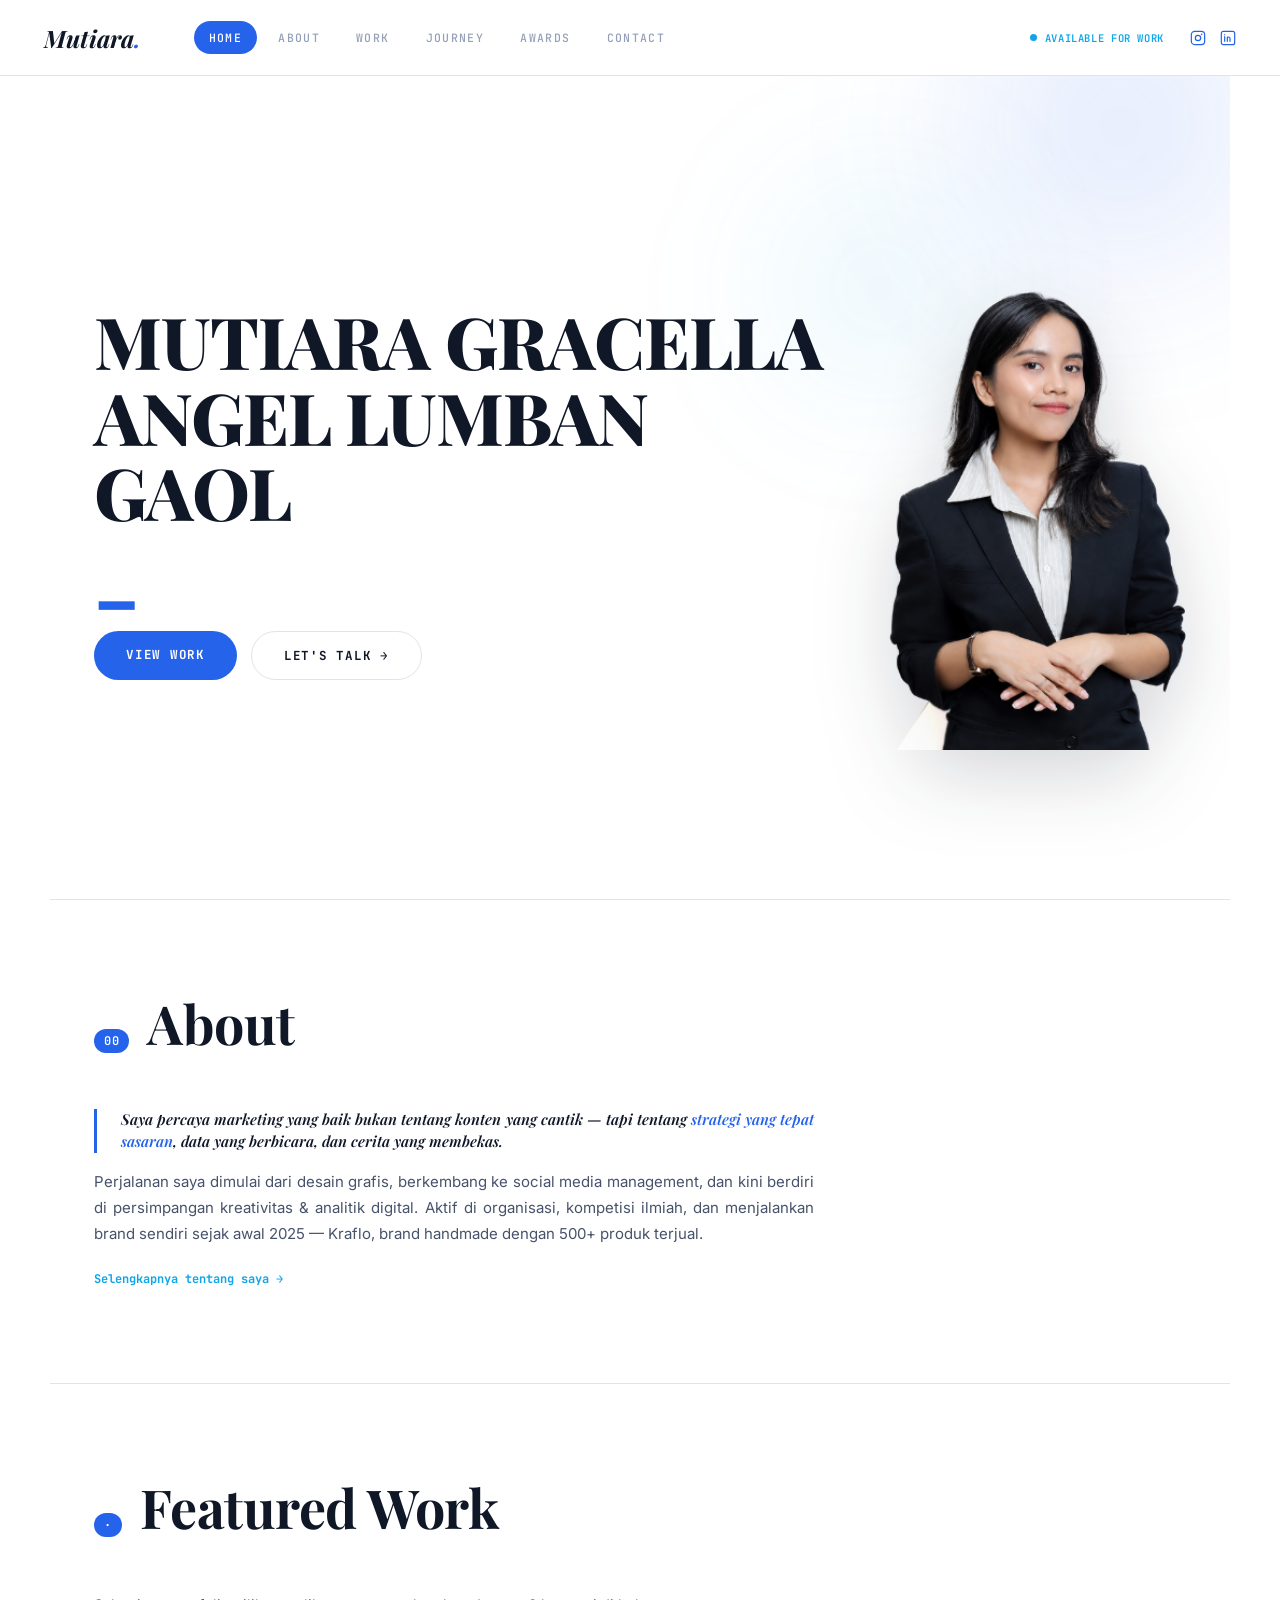
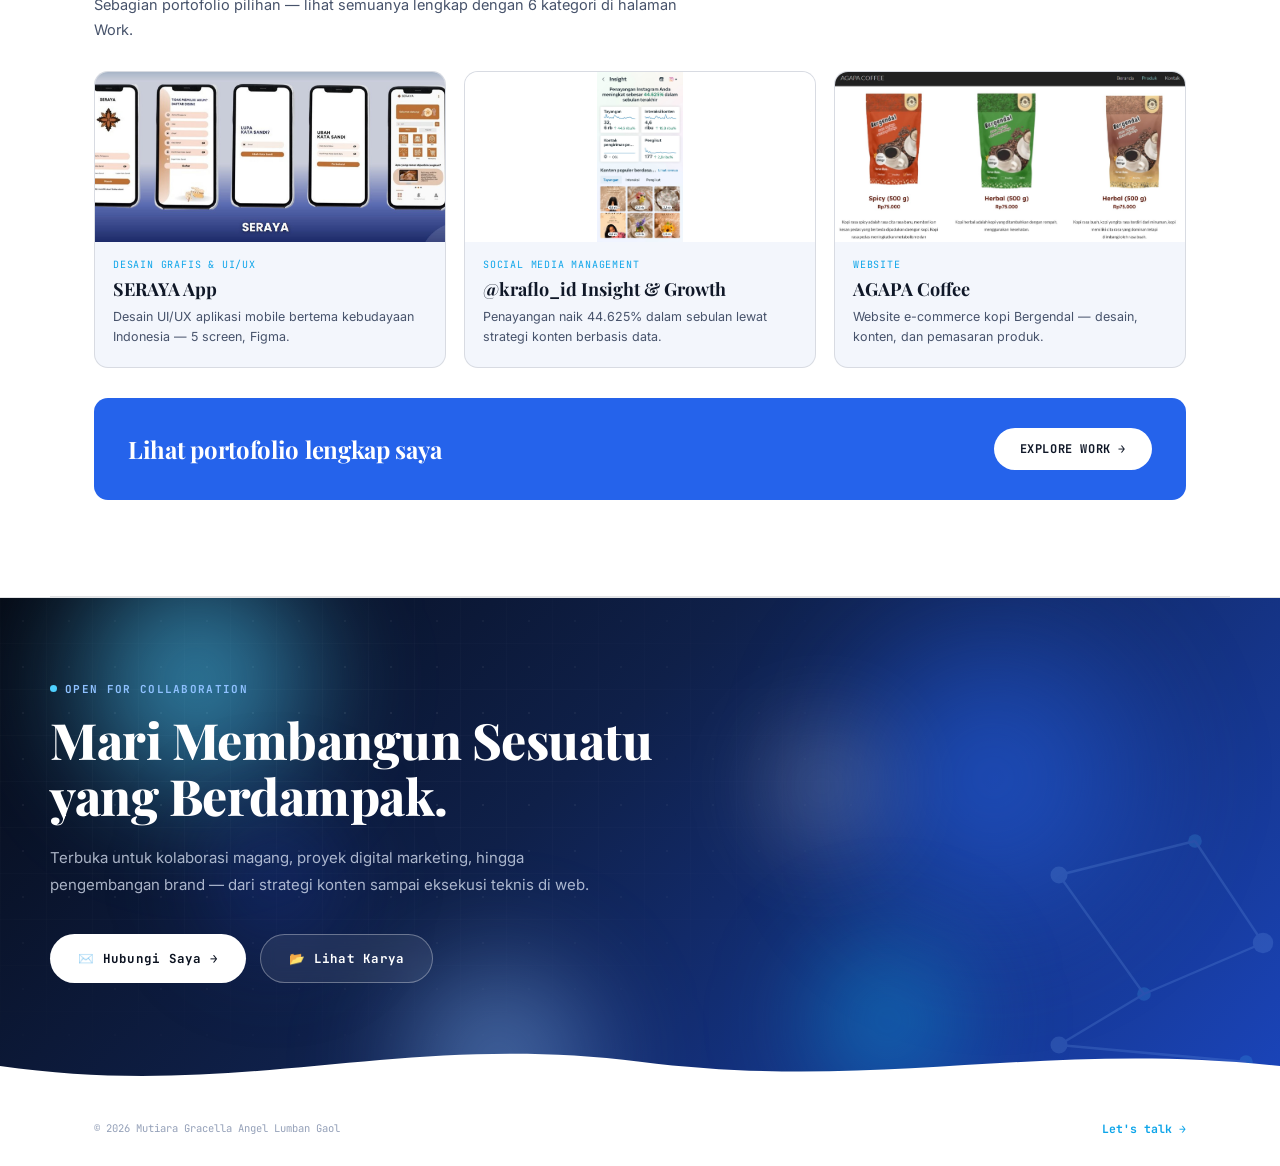
<file: index.html>
<!DOCTYPE html>
<html lang="id">
<head>
  <meta charset="UTF-8">
  <meta name="viewport" content="width=device-width, initial-scale=1.0">
  <title>Mutiara Gracella — Digital Marketing & Creative</title>
  <link rel="preconnect" href="https://fonts.googleapis.com">
  <link href="https://fonts.googleapis.com/css2?family=Playfair+Display:ital,wght@0,700;0,800;0,900;1,600;1,700&family=Inter:wght@400;500;600;700&family=JetBrains+Mono:wght@400;500;600;700&display=swap" rel="stylesheet">
  <link rel="stylesheet" href="css/style.css">
</head>
<body>

  <!-- ═══ TOP NAV ═══════════════════════════════════════════ -->
  <aside class="sidebar" id="sidebar">
    <div class="sidebar-top">
      <a href="index.html" class="s-logo">Mutiara<span>.</span></a>
      <nav class="s-nav">
        <a href="index.html"   class="s-link active">Home</a>
        <a href="about.html"   class="s-link">About</a>
        <a href="work.html"    class="s-link">Work</a>
        <a href="journey.html" class="s-link">Journey</a>
        <a href="awards.html"  class="s-link">Awards</a>
        <a href="contact.html" class="s-link">Contact</a>
      </nav>
    </div>
    <div class="sidebar-bottom">
      <div class="s-status">
        <span class="s-pulse"></span>
        <span class="s-status-text">Available for work</span>
      </div>
      <div class="s-socials">
        <a href="https://instagram.com/gracellabygel" target="_blank" rel="noopener" class="s-social-link" title="Instagram @gracellabygel">
          <svg width="16" height="16" viewBox="0 0 24 24" fill="none"><rect x="2" y="2" width="20" height="20" rx="5" stroke="currentColor" stroke-width="1.8"/><circle cx="12" cy="12" r="4" stroke="currentColor" stroke-width="1.8"/><circle cx="17.5" cy="6.5" r="1.2" fill="currentColor"/></svg>
        </a>
        <a href="https://www.linkedin.com/in/mutiaragracellaangel" target="_blank" rel="noopener" class="s-social-link" title="LinkedIn">
          <svg width="16" height="16" viewBox="0 0 24 24" fill="none"><rect x="2" y="2" width="20" height="20" rx="3" stroke="currentColor" stroke-width="1.8"/><path d="M7 10v7M7 7v.01M11 17v-4.5a2 2 0 0 1 4 0V17M11 10.5V17" stroke="currentColor" stroke-width="1.8" stroke-linecap="round"/></svg>
        </a>
      </div>
    </div>
  </aside>

  <!-- ═══ MAIN CONTENT ══════════════════════════════════════ -->
  <main class="main-content">

    <!-- ── HERO ──────────────────────────────────────────── -->
    <section class="hero-sec">
      <div class="hero-glow hero-glow--1"></div>
      <div class="hero-glow hero-glow--2"></div>

      <div class="hero-flex">
        <div class="hero-text-col">
          <h1 class="hero-name hero-name--uniform">
            Mutiara Gracella Angel Lumban Gaol<span class="cursor-blink">_</span>
          </h1>

          <div class="hero-ctas">
            <a href="work.html" class="cta-primary">View Work</a>
            <a href="contact.html" class="cta-secondary">Let's Talk →</a>
          </div>
        </div>

        <div class="hero-photo-col">
          <img src="images/photo-hero-cutout.png" alt="Mutiara Gracella Angel Lumban Gaol" class="hero-photo-cutout">
        </div>
      </div>
    </section>

    <!-- ── QUICK ABOUT TEASER ──────────────────────────────── -->
    <section class="sec">
      <div class="sec-header">
        <span class="sec-num mono">00</span>
        <h2 class="sec-title">About</h2>
      </div>

      <div class="about-split about-split--solo">
        <div class="about-text">
          <p class="about-lead">
            Saya percaya marketing yang baik bukan tentang konten yang cantik —
            tapi tentang <em>strategi yang tepat sasaran</em>, data yang berbicara,
            dan cerita yang membekas.
          </p>
          <p>
            Perjalanan saya dimulai dari desain grafis, berkembang ke social media
            management, dan kini berdiri di persimpangan kreativitas &amp; analitik
            digital. Aktif di organisasi, kompetisi ilmiah, dan menjalankan brand
            sendiri sejak awal 2025 — Kraflo, brand handmade dengan 500+ produk terjual.
          </p>
          <a href="about.html" class="home-section-link">Selengkapnya tentang saya →</a>
        </div>
      </div>
    </section>

    <!-- ── FEATURED WORK TEASER ────────────────────────────── -->
    <section class="sec">
      <div class="sec-header">
        <span class="sec-num mono">·</span>
        <h2 class="sec-title">Featured Work</h2>
      </div>
      <p class="cat-intro">Sebagian portofolio pilihan — lihat semuanya lengkap dengan 6 kategori di halaman Work.</p>

      <div class="teaser-grid">
        <a href="work.html" class="teaser-card">
          <img src="images/seraya-app.png" alt="SERAYA App">
          <div class="teaser-card-body">
            <div class="teaser-eyebrow mono">Desain Grafis &amp; UI/UX</div>
            <div class="teaser-title">SERAYA App</div>
            <p class="teaser-desc">Desain UI/UX aplikasi mobile bertema kebudayaan Indonesia — 5 screen, Figma.</p>
          </div>
        </a>
        <a href="work.html" class="teaser-card">
          <img src="images/kraflo-insight-summary.png" alt="Kraflo Insight" style="object-fit:contain;background:#fff;">
          <div class="teaser-card-body">
            <div class="teaser-eyebrow mono">Social Media Management</div>
            <div class="teaser-title">@kraflo_id Insight &amp; Growth</div>
            <p class="teaser-desc">Penayangan naik 44.625% dalam sebulan lewat strategi konten berbasis data.</p>
          </div>
        </a>
        <a href="work.html" class="teaser-card">
          <img src="images/agapa-coffee-website.png" alt="AGAPA Coffee">
          <div class="teaser-card-body">
            <div class="teaser-eyebrow mono">Website</div>
            <div class="teaser-title">AGAPA Coffee</div>
            <p class="teaser-desc">Website e-commerce kopi Bergendal — desain, konten, dan pemasaran produk.</p>
          </div>
        </a>
      </div>

      <div class="home-cta-band">
        <h3>Lihat portofolio lengkap saya</h3>
        <a href="work.html">Explore Work →</a>
      </div>
    </section>

  </main>

  <!-- ═══ FOOTER ════════════════════════════════════════════ -->
  <footer class="page-footer">
    <section class="site-cta-footer">
      <div class="scf-pattern"></div>
      <div class="scf-bokeh"><span></span><span></span><span></span><span></span><span></span><span></span></div>
      <svg class="scf-node-icon" viewBox="0 0 200 200" fill="none" xmlns="http://www.w3.org/2000/svg">
        <circle cx="40" cy="50" r="5" fill="#8FC1FF"/><circle cx="120" cy="30" r="4" fill="#4FD1FF"/>
        <circle cx="160" cy="90" r="6" fill="#8FC1FF"/><circle cx="90" cy="120" r="4" fill="#4FD1FF"/>
        <circle cx="40" cy="150" r="5" fill="#8FC1FF"/><circle cx="150" cy="160" r="4" fill="#4FD1FF"/>
        <path d="M40 50 L120 30 M120 30 L160 90 M160 90 L90 120 M90 120 L40 150 M40 150 L150 160 M90 120 L160 90 M40 50 L90 120" stroke="#8FC1FF" stroke-width="1.4"/>
      </svg>
      <div class="scf-content">
        <div class="scf-eyebrow"><span class="scf-pulse"></span> Open for Collaboration</div>
        <h2 class="scf-title">Mari Membangun Sesuatu<br>yang Berdampak.</h2>
        <p class="scf-desc">Terbuka untuk kolaborasi magang, proyek digital marketing, hingga pengembangan brand — dari strategi konten sampai eksekusi teknis di web.</p>
        <div class="scf-actions">
          <a href="contact.html" class="scf-btn scf-btn--primary">✉️ Hubungi Saya →</a>
          <a href="work.html" class="scf-btn scf-btn--ghost">📂 Lihat Karya</a>
        </div>
      </div>
      <svg class="scf-wave" viewBox="0 0 1600 60" preserveAspectRatio="none"><path d="M0,30 C300,70 500,-10 800,25 C1100,60 1300,0 1600,30 L1600,60 L0,60 Z"/></svg>
    </section>

    <div class="pf-inner">
      <span class="pf-copy mono">© 2026 Mutiara Gracella Angel Lumban Gaol</span>
      <a href="contact.html" class="pf-cta">Let's talk →</a>
    </div>
  </footer>

  <script src="scripts/main.js"></script>
</body>
</html>
</file>
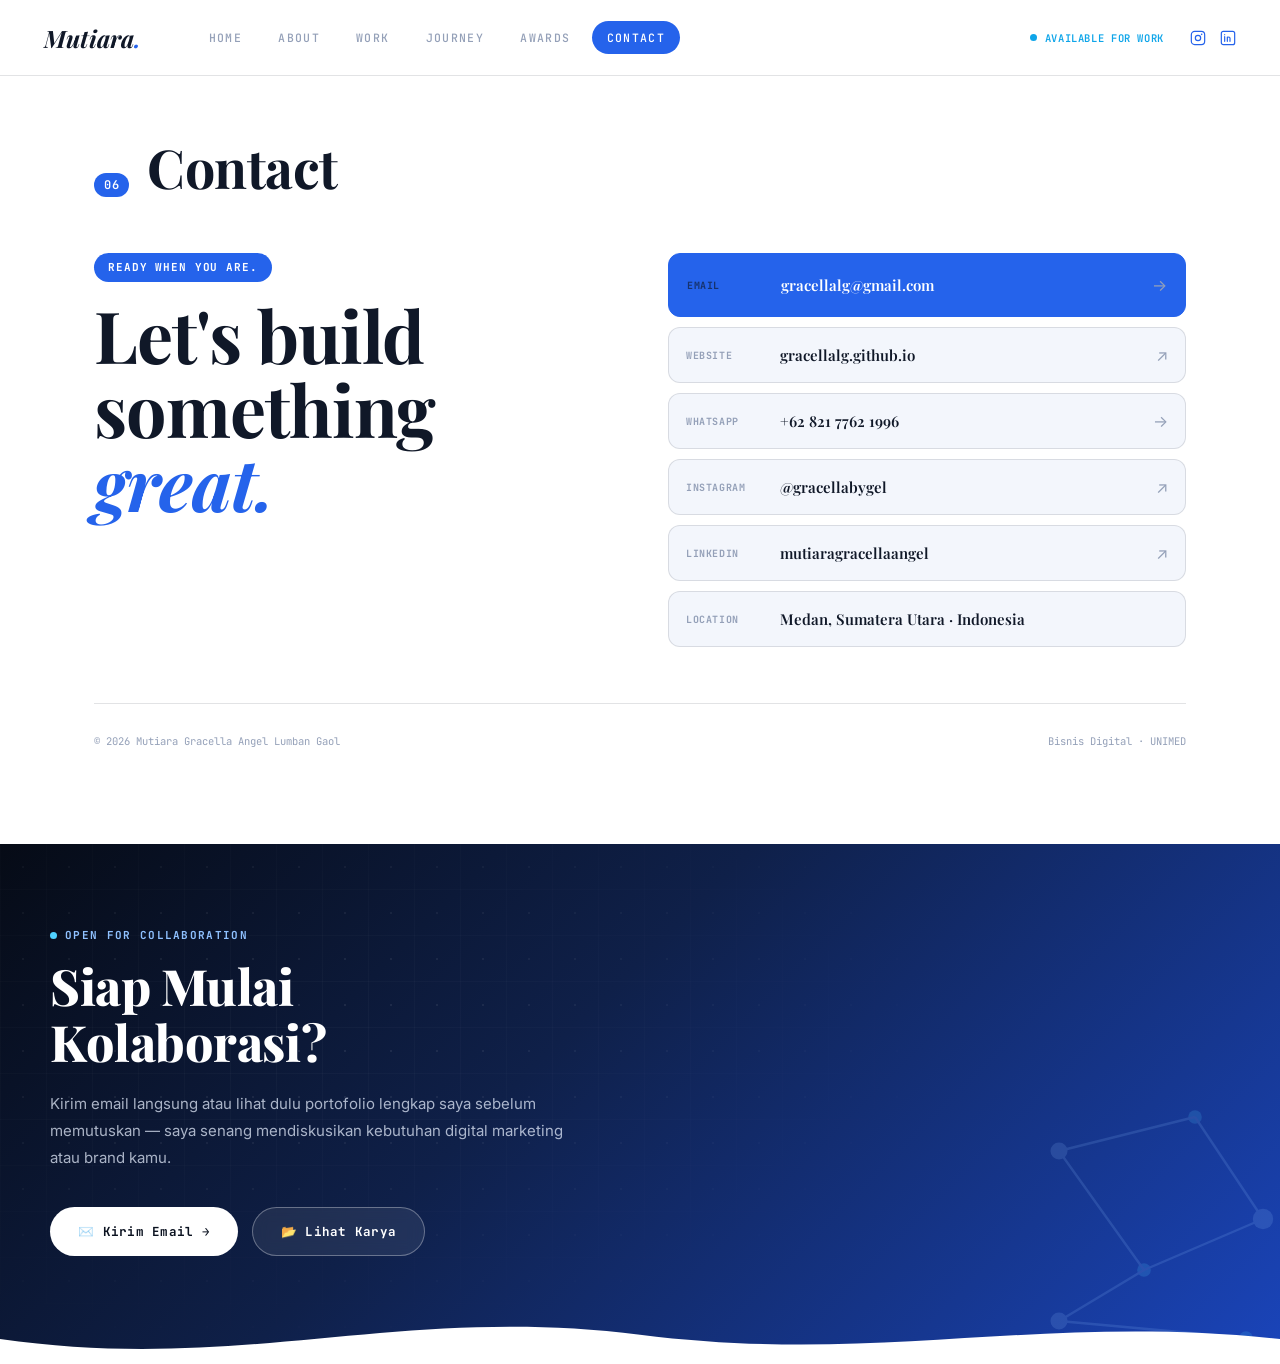
<file: contact.html>
<!DOCTYPE html>
<html lang="id">
<head>
  <meta charset="UTF-8">
  <meta name="viewport" content="width=device-width, initial-scale=1.0">
  <title>Contact — Mutiara Gracella</title>
  <link rel="preconnect" href="https://fonts.googleapis.com">
  <link href="https://fonts.googleapis.com/css2?family=Playfair+Display:ital,wght@0,700;0,800;0,900;1,600;1,700&family=Inter:wght@400;500;600;700&family=JetBrains+Mono:wght@400;500;600;700&display=swap" rel="stylesheet">
  <link rel="stylesheet" href="css/style.css">
</head>
<body>

  <!-- ═══ TOP NAV ═══════════════════════════════════════════ -->
  <aside class="sidebar" id="sidebar">
    <div class="sidebar-top">
      <a href="index.html" class="s-logo">Mutiara<span>.</span></a>
      <nav class="s-nav">
        <a href="index.html"   class="s-link">Home</a>
        <a href="about.html"   class="s-link">About</a>
        <a href="work.html"    class="s-link">Work</a>
        <a href="journey.html" class="s-link">Journey</a>
        <a href="awards.html"  class="s-link">Awards</a>
        <a href="contact.html" class="s-link active">Contact</a>
      </nav>
    </div>
    <div class="sidebar-bottom">
      <div class="s-status">
        <span class="s-pulse"></span>
        <span class="s-status-text">Available for work</span>
      </div>
      <div class="s-socials">
        <a href="https://instagram.com/gracellabygel" target="_blank" rel="noopener" class="s-social-link" title="Instagram @gracellabygel">
          <svg width="16" height="16" viewBox="0 0 24 24" fill="none"><rect x="2" y="2" width="20" height="20" rx="5" stroke="currentColor" stroke-width="1.8"/><circle cx="12" cy="12" r="4" stroke="currentColor" stroke-width="1.8"/><circle cx="17.5" cy="6.5" r="1.2" fill="currentColor"/></svg>
        </a>
        <a href="https://www.linkedin.com/in/mutiaragracellaangel" target="_blank" rel="noopener" class="s-social-link" title="LinkedIn">
          <svg width="16" height="16" viewBox="0 0 24 24" fill="none"><rect x="2" y="2" width="20" height="20" rx="3" stroke="currentColor" stroke-width="1.8"/><path d="M7 10v7M7 7v.01M11 17v-4.5a2 2 0 0 1 4 0V17M11 10.5V17" stroke="currentColor" stroke-width="1.8" stroke-linecap="round"/></svg>
        </a>
      </div>
    </div>
  </aside>

  <!-- ═══ MAIN CONTENT ══════════════════════════════════════ -->
  <main class="main-content">

    <!-- ── CONTACT ────────────────────────────────────────── -->
    <section id="contact" class="sec contact-sec" style="padding-top:64px; border-bottom:none;">
      <div class="sec-header">
        <span class="sec-num mono">06</span>
        <h2 class="sec-title">Contact</h2>
      </div>

      <div class="contact-layout">
        <div class="contact-headline-block">
          <p class="ch-tag mono">Ready when you are.</p>
          <h2 class="ch-big">Let's build<br>something<br><span class="accent-text">great.</span></h2>
        </div>

        <div class="contact-info-block">
          <a href="mailto:gracellalg@gmail.com" class="ci-row ci-row--primary">
            <span class="ci-label mono">Email</span>
            <span class="ci-value">gracellalg@gmail.com</span>
            <span class="ci-arrow">→</span>
          </a>
          <a href="https://gracellalg.github.io" target="_blank" rel="noopener" class="ci-row">
            <span class="ci-label mono">Website</span>
            <span class="ci-value">gracellalg.github.io</span>
            <span class="ci-arrow">↗</span>
          </a>
          <a href="tel:+6282177621996" class="ci-row">
            <span class="ci-label mono">WhatsApp</span>
            <span class="ci-value">+62 821 7762 1996</span>
            <span class="ci-arrow">→</span>
          </a>
          <a href="https://instagram.com/gracellabygel" target="_blank" rel="noopener" class="ci-row">
            <span class="ci-label mono">Instagram</span>
            <span class="ci-value">@gracellabygel</span>
            <span class="ci-arrow">↗</span>
          </a>
          <a href="https://www.linkedin.com/in/mutiaragracellaangel" target="_blank" rel="noopener" class="ci-row">
            <span class="ci-label mono">LinkedIn</span>
            <span class="ci-value">mutiaragracellaangel</span>
            <span class="ci-arrow">↗</span>
          </a>
          <div class="ci-row ci-row--plain">
            <span class="ci-label mono">Location</span>
            <span class="ci-value">Medan, Sumatera Utara · Indonesia</span>
          </div>
        </div>
      </div>

      <div class="footer-strip">
        <span class="mono">© 2026 Mutiara Gracella Angel Lumban Gaol</span>
        <span class="mono">Bisnis Digital · UNIMED</span>
      </div>
    </section>

    <section class="site-cta-footer">
      <div class="scf-pattern"></div>
      <svg class="scf-node-icon" viewBox="0 0 200 200" fill="none" xmlns="http://www.w3.org/2000/svg">
        <circle cx="40" cy="50" r="5" fill="#8FC1FF"/><circle cx="120" cy="30" r="4" fill="#4FD1FF"/>
        <circle cx="160" cy="90" r="6" fill="#8FC1FF"/><circle cx="90" cy="120" r="4" fill="#4FD1FF"/>
        <circle cx="40" cy="150" r="5" fill="#8FC1FF"/><circle cx="150" cy="160" r="4" fill="#4FD1FF"/>
        <path d="M40 50 L120 30 M120 30 L160 90 M160 90 L90 120 M90 120 L40 150 M40 150 L150 160 M90 120 L160 90 M40 50 L90 120" stroke="#8FC1FF" stroke-width="1.4"/>
      </svg>
      <div class="scf-content">
        <div class="scf-eyebrow"><span class="scf-pulse"></span> Open for Collaboration</div>
        <h2 class="scf-title">Siap Mulai<br>Kolaborasi?</h2>
        <p class="scf-desc">Kirim email langsung atau lihat dulu portofolio lengkap saya sebelum memutuskan — saya senang mendiskusikan kebutuhan digital marketing atau brand kamu.</p>
        <div class="scf-actions">
          <a href="mailto:gracellalg@gmail.com" class="scf-btn scf-btn--primary">✉️ Kirim Email →</a>
          <a href="work.html" class="scf-btn scf-btn--ghost">📂 Lihat Karya</a>
        </div>
      </div>
      <svg class="scf-wave" viewBox="0 0 1600 60" preserveAspectRatio="none"><path d="M0,30 C300,70 500,-10 800,25 C1100,60 1300,0 1600,30 L1600,60 L0,60 Z"/></svg>
    </section>

  </main>

  <script src="scripts/main.js"></script>
</body>
</html>
</file>
<file: css/style.css>
/* ============================================================
   MUTIARA GRACELLA — MAGAZINE PORTFOLIO (bright/lively white poster style)
   css/style.css
   ============================================================ */

/* ── TOKENS ─────────────────────────────────────────────────── */
:root {
  --bg:        #FFFFFF;   /* clean white background              */
  --bg2:       #F3F6FC;   /* card surface — cool blue-white       */
  --bg3:       #E6EDF9;   /* hover / raised surface               */
  --bg-soft:   #F8FAFE;
  --cream:     #101828;   /* primary text — cool slate-navy       */
  --cream-dim: #47536B;   /* secondary / muted text              */
  --cream-faint:#94A0B8;
  --line:      rgba(16,24,40,.12);
  --line-soft: rgba(16,24,40,.06);

  --accent:    #2563EB;   /* vivid blue — primary accent          */
  --accent-2:  #0EA5E9;   /* sky blue — secondary accent          */
  --accent-dim:rgba(37,99,235,.10);
  --rose:      #1E3A8A;   /* deep navy — for 'new/highlight' chips */
  --on-accent: #FFFFFF;   /* light text sitting on top of the accent color */


  --nav-h: 76px;
  --radius: 14px;

  --f-display: 'Playfair Display', Georgia, serif;
  --f-body:    'Inter', sans-serif;
  --f-mono:    'JetBrains Mono', monospace;

  --accent-section: var(--accent);
}

/* ── RESET ──────────────────────────────────────────────────── */
*, *::before, *::after { margin:0; padding:0; box-sizing:border-box; }
html { scroll-behavior:smooth; font-size:16px; }
body {
  font-family: var(--f-body);
  background: var(--bg);
  color: var(--cream-dim);
  -webkit-font-smoothing: antialiased;
  min-height: 100vh;
}
a { text-decoration:none; color:inherit; }
p { line-height:1.75; color:var(--cream-dim); }
em { font-style:italic; color:var(--cream); }
strong { font-weight:700; color:var(--cream); }
img { max-width:100%; display:block; }
::selection { background: var(--accent); color:#FFFFFF; }

.mono { font-family:var(--f-mono); }
.accent-text { color:var(--accent); }
.dot-sep { color:var(--cream-faint); margin:0 6px; }

/* Section thread-color scoping (kept minimal — one warm accent family) */
#about, #skills, #work, #journey, #awards, #contact, .hero-sec {
  --accent-section: var(--accent);
}

/* ── TOP NAV ────────────────────────────────────────────────── */
.sidebar {
  position: fixed;
  top: 0; left: 0; right: 0;
  height: var(--nav-h);
  z-index: 100;
  display: flex;
  align-items: center;
  justify-content: space-between;
  padding: 0 44px;
  background: rgba(255,255,255,.86);
  backdrop-filter: blur(14px) saturate(1.1);
  border-bottom: 1px solid var(--line);
}
.sidebar-top { display:flex; align-items:center; gap:52px; }
.sidebar-bottom { display:flex; align-items:center; gap:26px; }

.s-logo {
  font-family: var(--f-display);
  font-weight: 700;
  font-style: italic;
  font-size: 24px;
  color: var(--cream);
  letter-spacing: .2px;
}
.s-logo span { color: var(--accent); }

.s-nav { display:flex; align-items:center; gap:6px; }
.s-link {
  font-family: var(--f-mono);
  font-size: 11.5px;
  font-weight: 500;
  letter-spacing: .12em;
  text-transform: uppercase;
  color: var(--cream-faint);
  padding: 9px 15px;
  border-radius: 999px;
  transition: color .15s, background .15s;
  white-space: nowrap;
}
.s-link:hover { color:var(--cream); }
.s-link.active { color: var(--on-accent); background: var(--accent); }

.s-status {
  display: flex; align-items:center; gap:8px;
  font-family: var(--f-mono); font-size: 10.5px; font-weight:600;
  color: var(--accent-2); letter-spacing:.06em; text-transform:uppercase;
}
.s-pulse {
  width:7px; height:7px; border-radius:50%;
  background: var(--accent-2);
  box-shadow: 0 0 0 0 rgba(14,165,233,.55);
  animation: pulse 2s infinite;
}
@keyframes pulse {
  0%  { box-shadow: 0 0 0 0   rgba(14,165,233,.55); }
  70% { box-shadow: 0 0 0 8px rgba(14,165,233,0); }
  100%{ box-shadow: 0 0 0 0   rgba(14,165,233,0); }
}

.s-socials { display:flex; align-items:center; gap:14px; }
.s-social-link {
  display:flex; align-items:center; gap:6px;
  font-family: var(--f-mono); font-size:11px; font-weight:500;
  color: var(--cream-faint); transition: color .15s;
}
.s-social-link svg { flex-shrink:0; color:var(--accent); }
.s-social-link span { display:none; }
.s-social-link:hover { color: var(--cream); }

.s-contact-mini, .s-year { display:none; }

/* ── MAIN CONTENT ───────────────────────────────────────────── */
.main-content { padding-top: var(--nav-h); }

/* ── SECTION SHARED ─────────────────────────────────────────── */
.sec {
  padding: 96px 44px;
  max-width: 1180px;
  margin: 0 auto;
  border-bottom: 1px solid var(--line);
  position: relative;
}

.sec-header { display:flex; align-items:baseline; gap:18px; margin-bottom:56px; }
.sec-num {
  font-family: var(--f-mono);
  font-size: 12px; font-weight:600; color: var(--on-accent);
  background: var(--accent-section);
  padding: 4px 10px; border-radius: 999px;
  letter-spacing:.05em;
}
.sec-title {
  font-family: var(--f-display);
  font-weight: 700;
  font-size: clamp(38px, 4.2vw, 56px);
  color: var(--cream);
  letter-spacing: -0.5px;
  line-height: 1;
}

/* ── HERO ───────────────────────────────────────────────────── */
.hero-sec {
  position: relative;
  overflow: hidden;
  max-width: 1180px;
  margin: 0 auto;
  padding: 64px 44px 0;
  border-bottom: 1px solid var(--line);
  min-height: calc(100vh - var(--nav-h));
  display: flex;
  flex-direction: column;
  justify-content: center;
  position: relative;
}

.hero-eyebrow {
  font-family: var(--f-mono);
  font-size: 11.5px; font-weight:500;
  color: var(--cream-faint);
  letter-spacing:.1em; text-transform:uppercase;
  margin-bottom: 30px;
}

.hero-name { display:flex; flex-direction:column; margin-bottom: 8px; }
.name-line {
  font-family: var(--f-display);
  font-weight: 800;
  font-size: clamp(64px, 10.5vw, 148px);
  line-height: .92;
  letter-spacing: -2px;
  color: var(--cream);
  text-transform: uppercase;
}
.accent-line { font-style: italic; color: var(--accent); font-weight:700; letter-spacing:-1px; }
.hero-name--uniform {
  font-family: var(--f-display);
  font-weight: 800;
  font-size: clamp(34px, 5.6vw, 72px);
  line-height: 1.05;
  letter-spacing: -1px;
  color: var(--cream);
  text-transform: uppercase;
}
/* subtle brand-blue glow in the hero background — echoes the footer's bokeh treatment */
.hero-glow {
  position: absolute;
  z-index: 0;
  pointer-events: none;
  border-radius: 50%;
  filter: blur(70px);
}
.hero-glow--1 { width: 460px; height: 460px; top: -180px; right: -120px; background: radial-gradient(circle, rgba(37,99,235,.16), transparent 70%); }
.hero-glow--2 { width: 300px; height: 300px; top: 60px; right: 200px; background: radial-gradient(circle, rgba(14,165,233,.13), transparent 70%); }
.hero-sec > *:not(.hero-glow) { position: relative; z-index: 1; }

.hero-flex {
  display: flex;
  align-items: center;
  justify-content: space-between;
  gap: 48px;
}
.hero-text-col { flex: 1 1 auto; min-width: 0; }
.hero-photo-col {
  flex: 0 0 auto;
  width: 300px;
  display: flex;
  align-items: flex-end;
  justify-content: center;
}
.hero-photo-cutout {
  width: 100%;
  height: auto;
  max-height: 520px;
  object-fit: contain;
  filter: drop-shadow(0 24px 40px rgba(16,24,40,.18));
}
@media (max-width: 900px) {
  .hero-flex { flex-direction: column-reverse; gap: 28px; }
  .hero-photo-col { width: 220px; }
}
.cursor-blink { animation: blink .9s step-end infinite; color: var(--accent); }
@keyframes blink { 0%,100%{opacity:1} 50%{opacity:0} }

.hero-role-ticker {
  display:flex; align-items:center; gap:14px;
  margin: 18px 0 20px; height:32px; overflow:hidden;
}
.ticker-prefix {
  font-family: var(--f-display); font-style:italic; font-weight:700;
  font-size: 18px; color: var(--cream-dim); flex-shrink:0;
}
.ticker-wrap { display:flex; flex-direction:column; height:28px; overflow:hidden; animation: ticker-scroll 12s steps(6) infinite; }
.ticker-item {
  height:28px; line-height:28px; font-family:var(--f-mono);
  font-size:14px; font-weight:600; letter-spacing:.04em; text-transform:uppercase;
  color: var(--accent-2); flex-shrink:0;
}
@keyframes ticker-scroll {
  0%   { transform:translateY(0);     }
  16%  { transform:translateY(-28px); }
  32%  { transform:translateY(-56px); }
  48%  { transform:translateY(-84px); }
  64%  { transform:translateY(-112px);}
  80%  { transform:translateY(-140px);}
  100% { transform:translateY(0);     }
}

.hero-bio { font-size:16.5px; max-width:520px; margin-bottom:34px; text-align: justify; }

.hero-ctas { display:flex; gap:14px; margin: 26px 0 56px; flex-wrap:wrap; }
.cta-primary {
  background: var(--accent); color: var(--on-accent);
  padding: 15px 32px; border-radius: 999px;
  font-family: var(--f-mono); font-size:12.5px; font-weight:700;
  letter-spacing:.06em; text-transform:uppercase;
  transition: transform .15s, background .15s;
}
.cta-primary:hover { background: var(--accent-2); transform: translateY(-2px); }
.cta-secondary {
  border: 1px solid var(--line); color: var(--cream);
  padding: 15px 32px; border-radius: 999px;
  font-family: var(--f-mono); font-size:12.5px; font-weight:700;
  letter-spacing:.06em; text-transform:uppercase;
  transition: all .15s;
}
.cta-secondary:hover { border-color: var(--accent); color: var(--accent); }

/* Stat bar — "trusted by" style strip */
.hero-stats-row {
  display:flex; align-items:stretch; gap:0;
  border-top: 1px solid var(--line);
  padding-top: 0;
  margin-bottom: 40px;
}
.hs-item {
  flex:1; padding: 26px 20px 30px 0;
  border-right: 1px solid var(--line);
}
.hs-item:last-child { border-right:none; padding-right:0; }
.hs-num {
  display:block; font-family: var(--f-display); font-weight:700;
  font-size: 40px; color: var(--cream); line-height:1;
}
.hs-num sup { font-size:20px; color: var(--accent); top:-0.6em; }
.hs-label {
  display:block; margin-top:8px; font-family:var(--f-mono);
  font-size: 10.5px; color: var(--cream-faint); line-height:1.5;
  letter-spacing:.02em;
}
.hs-div { display:none; }

/* ── NICHE / QUALIFICATIONS STRIPS (new, built from existing data) ── */
.niche-strip {
  display:flex; flex-wrap:wrap; align-items:center; gap:10px;
  margin: 0 0 20px;
}
.niche-strip-label {
  font-family:var(--f-mono); font-size:10.5px; font-weight:700;
  color:var(--cream-faint); letter-spacing:.1em; text-transform:uppercase;
  margin-right:6px;
}
.niche-pill {
  font-family: var(--f-mono); font-size:11.5px; font-weight:600;
  padding: 8px 16px; border-radius:999px;
  background: var(--bg2); border:1px solid var(--line);
  color: var(--cream-dim);
}

.quals-block {
  background: var(--bg2); border:1px solid var(--line);
  border-radius: var(--radius); padding: 22px;
  margin-bottom: 18px;
}
.quals-label {
  font-family:var(--f-mono); font-size:10.5px; font-weight:700;
  color:var(--accent-2); letter-spacing:.12em; text-transform:uppercase;
  margin-bottom:14px;
}
.quals-list { display:flex; flex-direction:column; gap:8px; }
.quals-item {
  display:flex; align-items:center; justify-content:space-between; gap:10px;
  font-size: 13px; font-weight:600; color: var(--cream);
  padding: 10px 14px; background: var(--bg3); border-radius: 10px;
  transition: transform .15s;
}
a.quals-item:hover { transform:translateX(3px); color:var(--accent-2); }
.quals-item span.qi-arrow { color: var(--cream-faint); font-size:12px; flex-shrink:0; }

/* ── ABOUT ──────────────────────────────────────────────────── */
.about-split { display:grid; grid-template-columns: 1fr 300px; gap: 60px; align-items:start; }
.about-split--solo { grid-template-columns: 1fr; max-width: 720px; }

.about-lead {
  font-family: var(--f-display);
  font-size: 26px; font-weight:600; font-style:italic;
  line-height: 1.45; color: var(--cream);
  margin-bottom: 22px;
  border-left: 3px solid var(--accent);
  padding-left: 24px;
}
.about-lead em { color: var(--accent); }
.about-text p { font-size:15px; margin-bottom:16px; text-align: justify; }

.about-values { display:flex; flex-direction:column; gap:16px; margin-top:28px; }
.av-item { display:flex; gap:14px; align-items:flex-start; font-size:14px; line-height:1.6; }
.av-icon { color: var(--accent); font-weight:700; padding-top:1px; }
.av-item strong { color: var(--cream); }

.skills-tools-left { margin-top: 28px; padding-top: 24px; border-top: 1px solid var(--line); }

.photo-block {
  aspect-ratio: 3/4; overflow:hidden; margin-bottom:10px;
  border-radius: var(--radius);
  max-width: 200px;
}
.profile-photo-img { width:100%; height:100%; object-fit:cover; object-position:top center; }

.cert-badge-pro {
  display:flex; align-items:center; gap:10px;
  background: var(--bg2); border:1px solid var(--line);
  border-radius: 12px; padding: 13px 15px; margin-bottom:14px;
  cursor:pointer; transition: border-color .15s, transform .15s;
}
.cert-badge-pro:hover { border-color: var(--accent); transform: translateY(-2px); }
.cb-icon { font-size:15px; color: var(--accent); flex-shrink:0; }
.cb-text { font-size:11.5px; font-weight:700; color:var(--cream); line-height:1.4; flex:1; }
.cb-year { font-size:10px; color: var(--cream-faint); flex-shrink:0; }

.trait-tags { display:flex; flex-wrap:wrap; gap:7px; margin-bottom:18px; }
.trait-tags span {
  font-family: var(--f-mono); font-size:10.5px; font-weight:600;
  padding: 5px 12px; border:1px solid var(--line); border-radius:999px;
  color: var(--cream-dim);
}

/* ── SKILLS ─────────────────────────────────────────────────── */
.skills-list { display:flex; flex-direction:column; margin-bottom:48px; }
.skill-row {
  display:grid; grid-template-columns: 240px 1fr;
  align-items:center; gap:24px; padding:14px;
  border-radius:12px; transition: background .15s;
}
.skill-row:hover { background: var(--bg2); }
.sk-meta { display:flex; align-items:center; gap:12px; }
.sk-num {
  font-size:10px; font-family:var(--f-mono); color:var(--on-accent);
  background: var(--accent); border-radius:50%;
  width:20px; height:20px; display:flex; align-items:center; justify-content:center;
  flex-shrink:0;
}
.sk-name { font-family: var(--f-display); font-weight:600; font-size:16px; color: var(--cream); }
.sk-bar-wrap { height:5px; border-radius:6px; background: var(--bg3); overflow:hidden; }
.sk-bar { height:100%; width:var(--w); background: var(--accent); border-radius:6px; transform:scaleX(0); transform-origin:left; transition: transform .8s cubic-bezier(.4,0,.2,1); }
.sk-bar.animated { transform:scaleX(1); }
.sk-tags { display:flex; gap:5px; }
.sk-tags span {
  font-family:var(--f-mono); font-size:10px; font-weight:600;
  padding:3px 9px; border:1px solid var(--line); border-radius:999px;
  color: var(--cream-faint); white-space:nowrap;
}

.tools-strip { display:flex; align-items:center; gap:18px; padding-top:26px; border-top:1px solid var(--line); overflow:hidden; }
.tools-label { font-family:var(--f-mono); font-size:10px; font-weight:700; color:var(--cream-faint); letter-spacing:.1em; text-transform:uppercase; flex-shrink:0; }
.tools-scroll { display:flex; gap:9px; overflow-x:auto; flex-wrap:wrap; padding-bottom:4px; }
.tools-scroll::-webkit-scrollbar { height:4px; }
.tools-scroll::-webkit-scrollbar-thumb { background: var(--accent); border-radius:4px; }
.tool-pill {
  display:flex; align-items:center; gap:6px;
  font-family: var(--f-mono); font-size:11.5px; font-weight:600; color: var(--cream-dim);
  padding:7px 13px; border:1px solid var(--line); border-radius:999px;
  background: var(--bg2); white-space:nowrap; transition:all .15s;
}
.tool-pill:hover { border-color: var(--accent); color: var(--accent-2); transform:translateY(-2px); }
.tools-compact-grid { display:flex; flex-wrap:wrap; gap:7px; }
.tools-compact-grid .tool-pill { font-size:10.5px; padding:6px 10px; }

/* ── WORK ───────────────────────────────────────────────────── */
.work-category-label { margin: 48px 0 22px; display:flex; align-items:center; gap:12px; }
.work-category-label::before { content:''; width:26px; height:1px; background: var(--accent); flex-shrink:0; }
.work-category-label span {
  font-family: var(--f-mono); font-size:11px; font-weight:700; color: var(--accent-2);
  letter-spacing:.14em; text-transform:uppercase;
}

.project-feature { display:grid; grid-template-columns: 1.1fr 1fr; gap: 40px; align-items:start; margin-bottom: 40px; }
.project-feature--reverse { direction:rtl; }
.project-feature--reverse > * { direction:ltr; }

.pf-img-wrap {
  position:relative; overflow:hidden; border-radius: var(--radius);
  border: 1px solid var(--line); background: var(--bg2);
  transition: border-color .2s;
}
.pf-img-wrap:hover { border-color: var(--accent); }
.pf-img { width:100%; height:auto; object-fit:cover; transition: transform .5s ease; }
.pf-img-wrap:hover .pf-img { transform: scale(1.035); }
.pf-img-label {
  position:absolute; bottom:12px; left:12px;
  background: rgba(10,15,26,.82); backdrop-filter: blur(6px);
  color: var(--cream); font-family:var(--f-mono); font-size:10px; font-weight:600;
  padding: 6px 12px; border-radius:999px; letter-spacing:.03em;
  border:1px solid var(--line);
}

.browser-wrap.pf-img-wrap { overflow:hidden; }
.browser-chrome { background: var(--bg3); padding:9px 12px; display:flex; align-items:center; gap:8px; }
.bc-dots { display:flex; gap:5px; }
.bc-dots span { width:9px; height:9px; border-radius:50%; }
.bc-dots span:nth-child(1){background:#2563EB;} .bc-dots span:nth-child(2){background:#0EA5E9;} .bc-dots span:nth-child(3){background:#7DD3FC;}
.bc-url { flex:1; font-family:var(--f-mono); font-size:9px; color:var(--cream-faint); overflow:hidden; text-overflow:ellipsis; white-space:nowrap; }
.bc-open { font-size:13px; color:var(--cream-dim); flex-shrink:0; }
.bc-open:hover { color: var(--accent); }
.browser-wrap .pf-img { height:220px; object-position:top; }

.pf-info { display:flex; flex-direction:column; gap:11px; padding-top:6px; }
.pf-index { font-family:var(--f-mono); font-size:11px; font-weight:700; color:var(--on-accent); background:var(--accent); width:fit-content; padding:3px 10px; border-radius:999px; }
.pf-title { font-family: var(--f-display); font-weight:700; font-size: 27px; color: var(--cream); line-height:1.1; letter-spacing:-.3px; }
.pf-desc { font-size:14px; line-height:1.7; }
.pf-chips { display:flex; flex-wrap:wrap; gap:6px; }
.pf-chips span {
  font-family:var(--f-mono); font-size:10px; font-weight:600;
  padding:4px 10px; border:1px solid var(--line); border-radius:999px; color: var(--cream-faint);
}
.pf-link {
  display:inline-flex; align-items:center; gap:6px;
  font-family:var(--f-mono); font-size:12px; font-weight:700; color: var(--accent-2);
  border-bottom:1px solid var(--accent-2); padding-bottom:2px; width:fit-content; margin-top:4px;
  transition: gap .15s;
}
.pf-link:hover { gap:10px; }

.project-row {
  display:grid; grid-template-columns: 210px 1fr; gap:26px; align-items:start;
  margin-bottom: 30px; padding-bottom: 30px; border-bottom: 1px solid var(--line-soft);
}
.pr-img-wrap { overflow:hidden; border-radius: 12px; border:1px solid var(--line); background:var(--bg2); transition:border-color .2s; }
.pr-img-wrap:hover { border-color: var(--accent); }
.pr-img { width:100%; height:140px; object-fit:cover; object-position:top; transition: transform .4s; }
.pr-img-wrap:hover .pr-img { transform: scale(1.05); }
.pr-info { display:flex; flex-direction:column; gap:8px; }
.pr-index { font-family:var(--f-mono); font-size:10px; font-weight:700; color:var(--on-accent); background:var(--accent); width:fit-content; padding:2px 9px; border-radius:999px; }
.pr-title { font-family: var(--f-display); font-weight:700; font-size:20px; color: var(--cream); }
.pr-desc { font-size:13px; line-height:1.65; }

.web-list { display:flex; flex-direction:column; }
.wl-item {
  display:flex; align-items:center; gap:16px; padding:15px 14px;
  border-bottom:1px solid var(--line-soft); border-radius:10px;
  transition: background .15s, padding-left .15s; color:inherit;
}
.wl-item:hover { padding-left:20px; background:var(--bg2); }
.wl-num { font-family:var(--f-mono); font-size:10px; color:var(--on-accent); background:var(--accent); border-radius:50%; width:20px; height:20px; display:flex; align-items:center; justify-content:center; flex-shrink:0; }
.wl-name { font-family: var(--f-display); font-weight:600; font-size:15px; flex:1; min-width:0; color: var(--cream); overflow-wrap:anywhere; word-break:break-word; }
.wl-type { font-family:var(--f-mono); font-size:10px; color:var(--cream-faint); flex-shrink:0; }
.wl-arrow { font-size:14px; color:var(--cream-faint); flex-shrink:0; }
a.wl-item:hover .wl-arrow { color: var(--accent-2); }

.content-grid { display:grid; grid-template-columns:repeat(3, 1fr); gap:16px; margin-top:32px; }
.cg-item { background: var(--bg2); border:1px solid var(--line); border-radius: var(--radius); padding:22px; display:flex; flex-direction:column; gap:8px; transition: transform .15s, border-color .15s; }
.cg-item:hover { transform:translateY(-3px); border-color:var(--accent); }
.cg-icon { font-size:22px; }
.cg-title { font-family: var(--f-display); font-weight:700; font-size:16px; color:var(--cream); }
.cg-desc { font-size:12.5px; line-height:1.6; flex:1; }

/* ── JOURNEY ────────────────────────────────────────────────── */
.journey-layout { display:grid; grid-template-columns: 1fr 300px; gap: 56px; align-items:start; }

.timeline-pro { display:flex; flex-direction:column; }
.tp-item { display:grid; grid-template-columns:14px 1fr; gap:20px; padding-bottom:34px; position:relative; }
.tp-item:not(:last-child)::after { content:''; position:absolute; left:6px; top:20px; bottom:0; width:1px; background: var(--line); }
.tp-dot { width:14px; height:14px; border-radius:50%; border:2px solid var(--cream-faint); background: var(--bg); margin-top:4px; position:relative; z-index:1; }
.tp-dot.accent { border-color: var(--accent); background: var(--accent); }
.tp-body { display:flex; flex-direction:column; gap:4px; }
.tp-date { font-family:var(--f-mono); font-size:10px; color:var(--cream-faint); letter-spacing:.05em; text-transform:uppercase; }
.tp-company { font-family: var(--f-display); font-weight:700; font-size:18px; color:var(--cream); }
.tp-role { font-family:var(--f-mono); font-size:12px; font-weight:600; color:var(--accent-2); }
.tp-desc { font-size:13px; line-height:1.65; margin-top:4px; }

.edu-block, .org-block { margin-bottom:24px; background:var(--bg2); border:1px solid var(--line); border-radius: var(--radius); padding:22px; }
.eb-label { font-family:var(--f-mono); font-size:10px; color:var(--accent-2); letter-spacing:.12em; text-transform:uppercase; font-weight:700; margin-bottom:16px; }
.eb-period { font-family:var(--f-mono); font-size:11px; color:var(--accent-2); margin-bottom:4px; font-weight:700; }
.eb-school { font-family: var(--f-display); font-weight:700; font-size:17px; margin-bottom:2px; color:var(--cream); }
.eb-major { font-size:12px; color:var(--cream-faint); margin-bottom:6px; }
.eb-note { font-size:12px; font-weight:600; color:var(--cream-dim); }
.highlight-note { color: var(--accent-2); font-weight:700; }
.eb-divider { height:0; border-top:1px solid var(--line); margin:18px 0; }
.org-row { display:flex; gap:10px; align-items:flex-start; margin-bottom:13px; }
.or-dot { width:6px; height:6px; border-radius:50%; background:var(--cream-faint); margin-top:6px; flex-shrink:0; }
.or-dot.accent { background: var(--accent); }
.or-name { font-family: var(--f-display); font-weight:600; font-size:13.5px; margin-bottom:2px; color:var(--cream); }
.or-role { font-family:var(--f-mono); font-size:10px; color:var(--cream-faint); }
.or-view { margin-left:auto; font-family:var(--f-mono); font-size:11px; font-weight:700; color:var(--accent-2); flex-shrink:0; padding-top:2px; transition:transform .15s; }
.or-view:hover { transform:translateX(3px); }

/* ── AWARDS ─────────────────────────────────────────────────── */
.awards-list { display:flex; flex-direction:column; margin-bottom:44px; gap:2px; }
.award-row-pro { display:flex; align-items:center; justify-content:space-between; gap:20px; padding:17px 14px; border-radius:12px; transition: background .15s, padding-left .15s; border-bottom: 1px solid var(--line-soft); }
.award-row-pro:hover { padding-left:20px; background:var(--bg2); }
.featured-award { background:var(--bg2); border:1px solid var(--accent); padding:20px 16px; }
.featured-award:hover { padding-left:22px; }
.accent-award .arp-title { color: var(--accent-2); }
.arp-left { display:flex; align-items:flex-start; gap:14px; flex:1; min-width:0; }
.arp-medal { font-size:20px; flex-shrink:0; }
.arp-title { font-family: var(--f-display); font-weight:700; font-size:15.5px; color:var(--cream); line-height:1.4; }
.arp-org { font-family:var(--f-mono); font-size:10.5px; color:var(--cream-faint); margin-top:3px; }
.arp-right { display:flex; align-items:center; gap:12px; flex-shrink:0; }
.arp-date { font-family:var(--f-mono); font-size:11px; color:var(--cream-faint); }
.arp-badge { font-family:var(--f-mono); font-size:9px; font-weight:700; padding:4px 10px; border-radius:999px; background: var(--accent); color: var(--on-accent); letter-spacing:.06em; }
.new-badge { background: var(--rose); }
.arp-view { font-family:var(--f-mono); font-size:11px; font-weight:700; color:var(--accent-2); display:inline-flex; gap:4px; transition:gap .15s; }
.arp-view:hover { gap:8px; }

.cert-strip-label { font-family:var(--f-mono); font-size:10px; color:var(--cream-faint); letter-spacing:.1em; text-transform:uppercase; font-weight:700; margin-bottom:18px; }
.cert-strip { display:flex; gap:16px; overflow-x:auto; padding:6px 4px 16px; }
.cert-strip::-webkit-scrollbar { height:4px; }
.cert-strip::-webkit-scrollbar-thumb { background:var(--accent); border-radius:4px; }
.cs-item { flex-shrink:0; width:156px; cursor:pointer; background:var(--bg2); border:1px solid var(--line); border-radius:10px; overflow:hidden; transition: transform .2s, border-color .2s; }
.cs-item:hover { transform:translateY(-4px); border-color:var(--accent); }
.cs-item img { width:100%; height:98px; object-fit:cover; object-position:top; }
.cs-label { font-family:var(--f-mono); font-size:10px; color:var(--cream-faint); padding:8px; }

/* ── CONTACT ────────────────────────────────────────────────── */
.contact-sec { border-bottom:none; }
.contact-layout { display:grid; grid-template-columns:1fr 1fr; gap:56px; align-items:start; margin-bottom:56px; }
.ch-tag { font-family:var(--f-mono); font-size:11px; color:var(--on-accent); letter-spacing:.08em; text-transform:uppercase; margin-bottom:16px; display:inline-block; font-weight:700; background:var(--accent); padding:5px 14px; border-radius:999px; }
.ch-big { font-family: var(--f-display); font-weight:700; font-size: clamp(44px, 5.6vw, 74px); letter-spacing:-1px; line-height:1.03; color:var(--cream); }
.ch-big .accent-text { font-style:italic; }

.contact-info-block { display:flex; flex-direction:column; gap:10px; }
.ci-row { display:flex; align-items:center; gap:16px; padding:17px 17px; border:1px solid var(--line); border-radius:12px; transition: padding-left .15s, border-color .15s; color:inherit; background: var(--bg2); }
.ci-row:hover { padding-left:22px; border-color:var(--accent); }
.ci-row--primary { background:var(--accent); border-color:var(--accent); color:var(--on-accent); padding:21px 18px; }
.ci-row--primary:hover { padding-left:26px; }
.ci-row--primary .ci-label { color:rgba(16,24,40,.65); }
.ci-row--primary .ci-value { color: var(--on-accent); }
.ci-row--plain { cursor:default; }
.ci-row--plain:hover { padding-left:17px; border-color:var(--line); }
.ci-label { font-family:var(--f-mono); font-size:10px; color:var(--cream-faint); letter-spacing:.06em; text-transform:uppercase; flex-shrink:0; min-width:78px; font-weight:700; }
.ci-value { font-family: var(--f-display); font-weight:600; font-size:15px; flex:1; color:var(--cream); }
.ci-arrow { font-size:16px; color:var(--cream-faint); flex-shrink:0; }

.footer-strip { padding-top:30px; border-top:1px solid var(--line); display:flex; justify-content:space-between; font-family:var(--f-mono); font-size:10.5px; color:var(--cream-faint); }

/* ── LIGHTBOX ───────────────────────────────────────────────── */
.lightbox-pro {
  position:fixed; inset:0; z-index:999;
  display:flex; align-items:center; justify-content:center; padding:32px;
  background: rgba(6,10,20,.90);
  backdrop-filter: blur(10px) saturate(1.1);
  opacity:0; visibility:hidden; pointer-events:none;
  transition: opacity .25s ease, visibility 0s linear .25s;
}
.lightbox-pro.open {
  opacity:1; visibility:visible; pointer-events:auto;
  transition: opacity .25s ease, visibility 0s linear 0s;
}
.lb-inner {
  position:relative; max-width:760px; width:100%;
  background: var(--bg2);
  border-radius: 18px;
  border: 1px solid rgba(16,24,40,.10);
  box-shadow: 0 32px 80px rgba(0,0,0,.55), 0 2px 8px rgba(0,0,0,.3);
  overflow:hidden;
  transform: scale(.96) translateY(10px);
  transition: transform .3s cubic-bezier(.2,.9,.25,1);
}
.lightbox-pro.open .lb-inner { transform: scale(1) translateY(0); }

.lb-close {
  position:absolute; top:14px; right:14px;
  background: rgba(8,13,24,.55);
  backdrop-filter: blur(6px);
  color: var(--cream);
  border: 1px solid rgba(244,235,221,.14);
  width:32px; height:32px; border-radius:50%;
  font-size:13px; line-height:1; cursor:pointer; z-index:10;
  display:flex; align-items:center; justify-content:center;
  transition: background .15s, border-color .15s, transform .15s;
}
.lb-close:hover { background: var(--accent); border-color:var(--accent); color:var(--on-accent); transform:rotate(90deg); }

.lb-media { display:flex; align-items:center; justify-content:center; background: var(--bg-soft); }
.lb-inner img { width:100%; max-height:72vh; object-fit:contain; display:block; }

.lb-cap {
  padding:16px 22px; font-family:var(--f-mono); font-size:11.5px; font-weight:600;
  letter-spacing:.02em; color: var(--cream-dim);
  border-top:1px solid rgba(16,24,40,.08);
  background: var(--bg2);
}

/* ── REVEAL ─────────────────────────────────────────────────── */
.reveal-pro { opacity:0; transform:translateY(16px); transition:opacity .55s ease, transform .55s ease; }
.reveal-pro.visible { opacity:1; transform:none; }

/* ── POLAROID GALLERY (photography / talent showcase) ──────── */
.polaroid-strip { display:flex; gap:22px; flex-wrap:wrap; margin: 30px 0 10px; padding: 4px; }
.polaroid-item {
  background: var(--bg2); padding: 9px 9px 30px; border-radius:3px;
  box-shadow: 0 10px 26px rgba(0,0,0,.4);
  width:152px; flex-shrink:0;
  transform: rotate(var(--r, -3deg));
  transition: transform .25s ease, box-shadow .25s ease;
}
.polaroid-item:hover { transform: rotate(0deg) translateY(-6px) scale(1.03); box-shadow: 0 16px 34px rgba(0,0,0,.5); z-index:2; }
.polaroid-item img { width:100%; height:138px; object-fit:cover; display:block; border-radius:1px; }
.polaroid-cap { font-family: var(--f-mono); font-size:9.5px; color:#101828; text-align:center; margin-top:9px; letter-spacing:.01em; font-weight:600; }

.cat-intro { font-size:14.5px; color:var(--cream-dim); max-width:620px; margin-bottom:6px; line-height:1.7; }

.mini-stat-row { display:flex; flex-wrap:wrap; gap:12px; margin: 18px 0 6px; }
.mini-stat {
  background: var(--bg2); border:1px solid var(--line); border-radius:12px;
  padding: 12px 18px; display:flex; flex-direction:column; gap:3px; flex:1; min-width:140px;
}
.mini-stat-num { font-family: var(--f-display); font-weight:700; font-size:20px; color:var(--cream); }
.mini-stat-label { font-family:var(--f-mono); font-size:9.5px; color:var(--cream-faint); letter-spacing:.03em; }

/* ── CASE STUDY (per-brand format) ─────────────────────────── */
.case-study-block { margin: 10px 0 66px; padding-bottom:50px; border-bottom:1px solid var(--line); }
.case-study-block:last-child { border-bottom:none; }

.case-profile-card {
  background:var(--bg2); border:1px solid var(--line); border-radius:var(--radius);
  padding:28px; margin-bottom:8px;
}
.case-profile-photo { width:100%; aspect-ratio:1; border-radius:50%; object-fit:cover; border:3px solid var(--accent); }
.case-profile-handle { font-family:var(--f-display); font-weight:700; font-size:24px; color:var(--cream); letter-spacing:-.3px; }
.case-profile-meta { display:flex; flex-wrap:wrap; gap:6px 20px; margin:12px 0 12px; }
.case-profile-meta span { font-family:var(--f-mono); font-size:11px; color:var(--cream-faint); }
.case-profile-meta strong { color:var(--accent-2); font-weight:700; }
.case-profile-desc { font-size:13.5px; line-height:1.7; color:var(--cream-dim); }

.case-subsection-label { display:flex; align-items:center; gap:10px; margin:34px 0 18px; }
.case-subsection-label::before { content:''; width:22px; height:1px; background:var(--accent); flex-shrink:0; }
.case-subsection-label span { font-family:var(--f-mono); font-size:10.5px; font-weight:700; color:var(--accent-2); letter-spacing:.1em; text-transform:uppercase; }

.case-stat-band { display:grid; grid-template-columns:repeat(3,1fr); gap:14px; margin-bottom:6px; }
.case-stat-item { background:var(--bg2); border:1px solid var(--accent); border-radius:var(--radius); padding:22px 16px; text-align:center; }
.case-stat-num { font-family:var(--f-display); font-weight:800; font-size:29px; color:var(--accent); line-height:1; }
.case-stat-label { font-family:var(--f-mono); font-size:9.5px; color:var(--cream-faint); margin-top:8px; letter-spacing:.02em; }

.other-exp-grid { display:grid; grid-template-columns:repeat(2,1fr); gap:14px; margin-top:8px; }
.other-exp-card { background:var(--bg2); border:1px dashed var(--line); border-radius:12px; padding:18px 20px; }
.other-exp-title { font-family:var(--f-display); font-weight:700; font-size:15.5px; color:var(--cream); }
.other-exp-role { font-family:var(--f-mono); font-size:10.5px; color:var(--accent-2); margin:5px 0 9px; }
.other-exp-desc { font-size:12.5px; line-height:1.6; color:var(--cream-dim); }
.other-exp-note { font-size:11px; color:var(--cream-faint); font-style:italic; margin-top:9px; }

/* ── TOPIC MOSAIC (grouped collage grid, per topic) ─────────── */
.topic-mosaic-label { display:flex; align-items:center; gap:10px; margin:26px 0 12px; }
.topic-mosaic-label::before { content:''; width:18px; height:1px; background: var(--accent-2); flex-shrink:0; }
.topic-mosaic-label span { font-family:var(--f-mono); font-size:10.5px; font-weight:700; color:var(--cream-dim); letter-spacing:.08em; text-transform:uppercase; }

.topic-mosaic {
  display:grid; grid-template-columns:repeat(4, 1fr); grid-auto-rows:78px; grid-auto-flow:dense;
  gap:5px; border-radius: var(--radius); overflow:hidden; margin-bottom:28px;
}
.tm-item { position:relative; overflow:hidden; cursor:pointer; background:var(--bg2); }
.tm-item img { width:100%; height:100%; object-fit:cover; display:block; transition:transform .35s ease; }
.tm-item:hover img { transform:scale(1.08); }
.tm-large { grid-column:span 2; grid-row:span 2; }
.tm-wide  { grid-column:span 2; }
.tm-tall  { grid-row:span 2; }
.tm-cap {
  position:absolute; left:0; right:0; bottom:0;
  padding:5px 8px; font-family:var(--f-mono); font-size:9px; font-weight:600; color:var(--cream);
  background: linear-gradient(0deg, rgba(8,13,24,.85), transparent);
  opacity:0; transition:opacity .2s; pointer-events:none;
}
.tm-item:hover .tm-cap { opacity:1; }

@media (max-width:640px) {
  .topic-mosaic { grid-template-columns:repeat(3,1fr); grid-auto-rows:64px; }
  .tm-large { grid-column:span 2; grid-row:span 2; }
}

/* ── IMAGE PLACEHOLDER (awaiting screenshot upload) ────────── */
.img-placeholder {
  display:flex; flex-direction:column; align-items:center; justify-content:center; gap:6px;
  height:100%; width:100%; min-height:110px;
  background: repeating-linear-gradient(135deg, var(--bg3) 0 10px, var(--bg2) 10px 20px);
  border: 1px dashed var(--line);
  color: var(--cream-faint); text-align:center; padding:10px;
}
.img-placeholder-icon { font-size:18px; opacity:.6; }
.img-placeholder span { font-family:var(--f-mono); font-size:9px; letter-spacing:.02em; line-height:1.4; }

/* ── PAGE FOOTER (shared across sub-pages) ─────────────────── */
.page-footer { border-top:1px solid var(--line); }
.pf-inner {
  max-width:1180px; margin:0 auto; padding: 30px 44px;
  display:flex; justify-content:space-between; align-items:center; flex-wrap:wrap; gap:12px;
}
.pf-copy { font-family:var(--f-mono); font-size:10.5px; color:var(--cream-faint); }
.pf-cta { font-family:var(--f-mono); font-size:11.5px; font-weight:700; color:var(--accent-2); transition:gap .15s; display:inline-flex; gap:4px; }
.pf-cta:hover { gap:9px; }

/* ── SITE CTA FOOTER BAND (gradient + tech pattern, à la SERAPIN hero) ── */
.site-cta-footer {
  position: relative;
  overflow: hidden;
  padding: 84px 44px 108px;
  background: linear-gradient(135deg, #060B16 0%, #0F2049 42%, #1D4ED8 115%);
  isolation: isolate;
}
.scf-pattern {
  position:absolute; inset:0; z-index:0; opacity:.55; pointer-events:none;
  background-image:
    radial-gradient(circle, rgba(255,255,255,.16) 1.4px, transparent 1.4px),
    linear-gradient(90deg, rgba(255,255,255,.055) 1px, transparent 1px),
    linear-gradient(0deg,  rgba(255,255,255,.055) 1px, transparent 1px);
  background-size: 46px 46px, 46px 46px, 46px 46px;
  -webkit-mask-image: radial-gradient(ellipse 75% 90% at 22% 35%, black 0%, transparent 72%);
          mask-image: radial-gradient(ellipse 75% 90% at 22% 35%, black 0%, transparent 72%);
}
.scf-node-icon {
  position:absolute; right:-4%; bottom:-8%; width:340px; height:340px;
  z-index:1; opacity:.16; pointer-events:none;
}
/* blurred bokeh glow layer — gives the gradient a soft, photo-like "tech" depth */
.scf-bokeh {
  position:absolute; inset:0; z-index:0; pointer-events:none; overflow:hidden;
}
.scf-bokeh span {
  position:absolute; border-radius:50%; filter:blur(46px);
}
.scf-bokeh span:nth-child(1){ width:340px; height:340px; left:2%;  top:-18%; background:radial-gradient(circle, rgba(79,209,255,.70), transparent 70%); }
.scf-bokeh span:nth-child(2){ width:420px; height:420px; right:6%; top:-6%;   background:radial-gradient(circle, rgba(37,99,235,.65), transparent 70%); }
.scf-bokeh span:nth-child(3){ width:280px; height:280px; left:28%; bottom:-22%; background:radial-gradient(circle, rgba(143,193,255,.55), transparent 70%); }
.scf-bokeh span:nth-child(4){ width:220px; height:220px; right:22%; bottom:-8%; background:radial-gradient(circle, rgba(14,165,233,.60), transparent 70%); }
.scf-bokeh span:nth-child(5){ width:160px; height:160px; left:58%; top:22%;  background:radial-gradient(circle, rgba(255,255,255,.35), transparent 70%); }
.scf-bokeh span:nth-child(6){ width:190px; height:190px; left:14%; top:38%;  background:radial-gradient(circle, rgba(30,64,175,.55), transparent 70%); }
.scf-content {
  position:relative; z-index:2; max-width:1180px; margin:0 auto;
}
.scf-eyebrow {
  font-family:var(--f-mono); font-size:11px; font-weight:700; letter-spacing:.12em; text-transform:uppercase;
  color:#8FC1FF; margin-bottom:16px; display:flex; align-items:center; gap:8px;
}
.scf-eyebrow .scf-pulse { width:7px; height:7px; border-radius:50%; background:#4FD1FF; box-shadow:0 0 0 0 rgba(79,209,255,.55); animation: pulse 2s infinite; }
.scf-title {
  font-family:var(--f-display); font-weight:800; font-size:clamp(30px,4.4vw,50px);
  line-height:1.12; letter-spacing:-.5px; color:#FFFFFF; max-width:640px; margin-bottom:20px;
}
.scf-desc {
  font-size:15px; line-height:1.8; color:rgba(232,240,255,.72); max-width:540px; margin-bottom:36px;
}
.scf-actions { display:flex; flex-wrap:wrap; gap:14px; }
.scf-btn {
  display:inline-flex; align-items:center; gap:9px;
  font-family:var(--f-mono); font-weight:700; font-size:12.5px; letter-spacing:.02em;
  padding:15px 28px; border-radius:999px; transition:transform .15s ease, background .15s ease, border-color .15s ease;
}
.scf-btn--primary { background:#FFFFFF; color:#0B1220; }
.scf-btn--primary:hover { transform:translateY(-3px); }
.scf-btn--ghost {
  background:rgba(255,255,255,.08); color:#FFFFFF; border:1px solid rgba(255,255,255,.32);
  backdrop-filter: blur(8px);
}
.scf-btn--ghost:hover { background:rgba(255,255,255,.16); transform:translateY(-3px); }
.scf-wave { position:absolute; left:0; right:0; bottom:-1px; width:100%; height:52px; z-index:1; display:block; }
.scf-wave path { fill:var(--bg); }

@media (max-width:640px) {
  .site-cta-footer { padding:64px 22px 88px; }
  .scf-node-icon { width:200px; height:200px; opacity:.12; }
}

/* ── HOME TEASER SECTIONS (index.html) ─────────────────────── */
.teaser-grid { display:grid; grid-template-columns:repeat(3,1fr); gap:18px; margin-top:28px; }
.teaser-card {
  background:var(--bg2); border:1px solid var(--line); border-radius:var(--radius);
  overflow:hidden; transition:transform .2s, border-color .2s; color:inherit;
}
.teaser-card:hover { transform:translateY(-4px); border-color:var(--accent); }
.teaser-card img { width:100%; height:170px; object-fit:cover; }
.teaser-card-body { padding:16px 18px 20px; }
.teaser-eyebrow { font-family:var(--f-mono); font-size:10px; color:var(--accent-2); letter-spacing:.08em; text-transform:uppercase; margin-bottom:6px; }
.teaser-title { font-family:var(--f-display); font-weight:700; font-size:18px; color:var(--cream); margin-bottom:6px; }
.teaser-desc { font-size:12.5px; line-height:1.6; color:var(--cream-dim); }

.home-cta-band {
  display:flex; align-items:center; justify-content:space-between; gap:24px; flex-wrap:wrap;
  margin-top:30px; padding: 30px 34px; border-radius: var(--radius);
  background: var(--accent); color: var(--on-accent);
}
.home-cta-band h3 { font-family:var(--f-display); font-weight:700; font-size:24px; letter-spacing:-.3px; }
.home-cta-band a { background:var(--bg); color:var(--cream); padding:13px 26px; border-radius:999px; font-family:var(--f-mono); font-size:12px; font-weight:700; letter-spacing:.05em; text-transform:uppercase; transition:transform .15s; flex-shrink:0; }
.home-cta-band a:hover { transform:translateY(-2px); }

.home-section-link {
  display:inline-flex; align-items:center; gap:6px;
  font-family:var(--f-mono); font-size:12px; font-weight:700; color:var(--accent-2);
  margin-top: 8px; transition:gap .15s;
}
.home-section-link:hover { gap:10px; }

/* ── KRAFLO INSIGHT STAT GRID ───────────────────────────────── */
.kraflo-insight-grid { display:grid; grid-template-columns:repeat(3, 1fr); gap:14px; margin:30px 0 40px; }
.ki-stat-card { background:var(--bg2); border:1px solid var(--line); padding:18px; border-radius:14px; display:flex; flex-direction:column; gap:6px; transition: transform .15s, border-color .15s; }
.ki-stat-card:hover { transform:translateY(-3px); border-color:var(--accent); }
.ki-label { font-family:var(--f-mono); font-size:10px; color:var(--cream-faint); letter-spacing:.04em; text-transform:uppercase; }
.ki-num { font-family: var(--f-display); font-weight:700; font-size:26px; color:var(--cream); line-height:1; }
.ki-unit { font-size:13px; color:var(--cream-faint); margin-left:2px; }
.ki-growth { font-family:var(--f-mono); font-size:11px; font-weight:700; color: var(--accent-2); }
.ki-growth--neutral { color:var(--cream-faint); font-weight:500; }

/* ── TALENT VIDEO GRID ──────────────────────────────────────── */
.talent-video-grid { display:grid; grid-template-columns:1fr 1fr; gap:24px; margin-top:24px; }
.tv-card { border-radius: var(--radius); border:1px solid var(--line); overflow:hidden; transition: transform .2s, border-color .2s; }
.tv-card:hover { transform:translateY(-3px); border-color:var(--accent); }
.tv-img-wrap { position:relative; overflow:hidden; height:340px; background:var(--bg2); }
.tv-img { width:100%; height:100%; object-fit:cover; object-position:top center; transition: transform .4s ease; }
.tv-card:hover .tv-img { transform:scale(1.03); }
.tv-play { position:absolute; top:50%; left:50%; transform:translate(-50%,-50%); width:50px; height:50px; border-radius:50%; background:rgba(10,15,26,.7); color:#FFFFFF; font-size:16px; display:flex; align-items:center; justify-content:center; border:1px solid rgba(255,255,255,.4); opacity:0; transition:opacity .2s; }
.tv-card:hover .tv-play { opacity:1; }
.tv-info { padding:16px; background:var(--bg2); }
.tv-handle { font-family: var(--f-display); font-weight:700; font-size:14px; color:var(--accent-2); margin-bottom:6px; }
.tv-quote { font-size:13px; font-style:italic; color:var(--cream-dim); line-height:1.5; margin-bottom:10px; }
.tv-stats { display:flex; gap:14px; font-family:var(--f-mono); font-size:11px; color:var(--cream-faint); }

/* ── RESPONSIVE ─────────────────────────────────────────────── */
@media (max-width:1100px) {
  .about-split { grid-template-columns:1fr 240px; gap:40px; }
  .journey-layout { grid-template-columns:1fr 260px; }
  .content-grid { grid-template-columns:repeat(2,1fr); }
}

@media (max-width:860px) {
  .case-stat-band { grid-template-columns:1fr; }
  .other-exp-grid { grid-template-columns:1fr; }
  .teaser-grid { grid-template-columns:1fr; }
  .home-cta-band { flex-direction:column; align-items:flex-start; padding:26px 22px; }
  .sidebar {
    flex-wrap: wrap;
    height: auto;
    padding: 14px 18px;
    row-gap: 10px;
  }
  .sidebar-top { gap:18px; flex: 1 1 100%; order:1; }
  .sidebar-bottom { order:2; flex: 1 1 100%; justify-content:space-between; }
  .s-nav { gap:0; overflow-x:auto; flex:1; -webkit-overflow-scrolling:touch; }
  .s-link { padding:8px 10px; font-size:10.5px; }
  .s-socials { display:flex; }
  .main-content { padding-top: 108px; }
  .hero-sec { min-height: calc(100vh - 108px); }
  .sec, .hero-sec { padding:56px 20px; }
  .about-split { grid-template-columns:1fr; }
  .about-sidebar { display:flex; gap:16px; flex-wrap:wrap; }
  .photo-block { width:130px; flex-shrink:0; }
  .project-feature { grid-template-columns:1fr; }
  .project-feature--reverse { direction:ltr; }
  .project-row { grid-template-columns:1fr; }
  .journey-layout { grid-template-columns:1fr; }
  .contact-layout { grid-template-columns:1fr; }
  .hero-stats-row { flex-wrap:wrap; }
  .hs-item { flex:1 1 45%; border-right:none; border-bottom:1px solid var(--line); padding:20px 0; }
  .skill-row { grid-template-columns:1fr; gap:8px; }
  .content-grid { grid-template-columns:1fr; }
  .footer-strip { flex-direction:column; gap:6px; }
  .talent-video-grid { grid-template-columns:1fr; }
  .kraflo-insight-grid { grid-template-columns:repeat(2,1fr); }
}

@media (max-width:520px) {
  .s-status-text { display:none; }
}

@media (max-width:480px) {
  .name-line { font-size:clamp(46px,15vw,64px); letter-spacing:-1px; }
  .hs-item { flex:1 1 100%; }
}

/* Overflow safety */
.project-feature > *, .project-row > *, .about-split > *,
.journey-layout > *, .contact-layout > *, .skill-row > *,
.hero-stats-row > *, .hero-eyebrow, .hero-role-ticker,
.pf-info, .pr-info, .about-text, .contact-info-block,
.cg-item, .edu-block, .org-block, .browser-chrome, .bc-url,
.main-content, .sidebar-top, .s-nav {
  min-width: 0;
}
</file>
